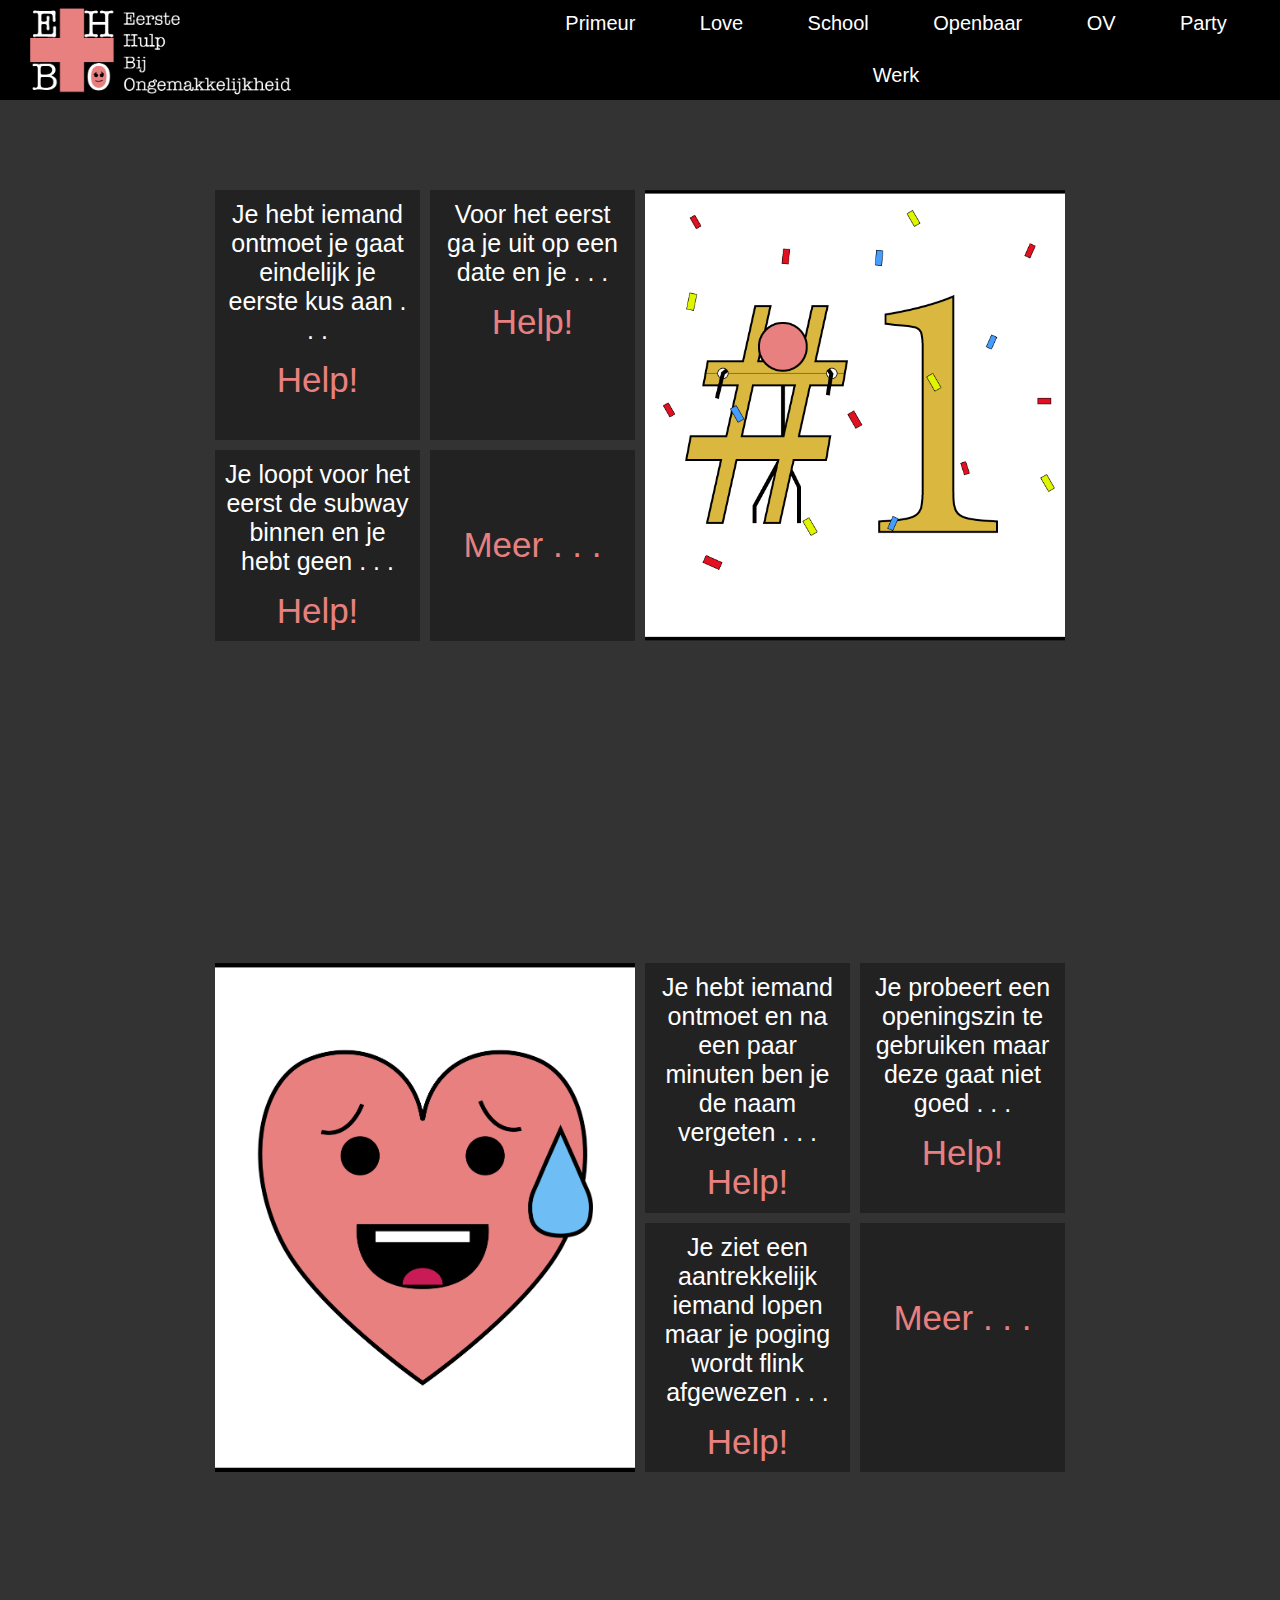
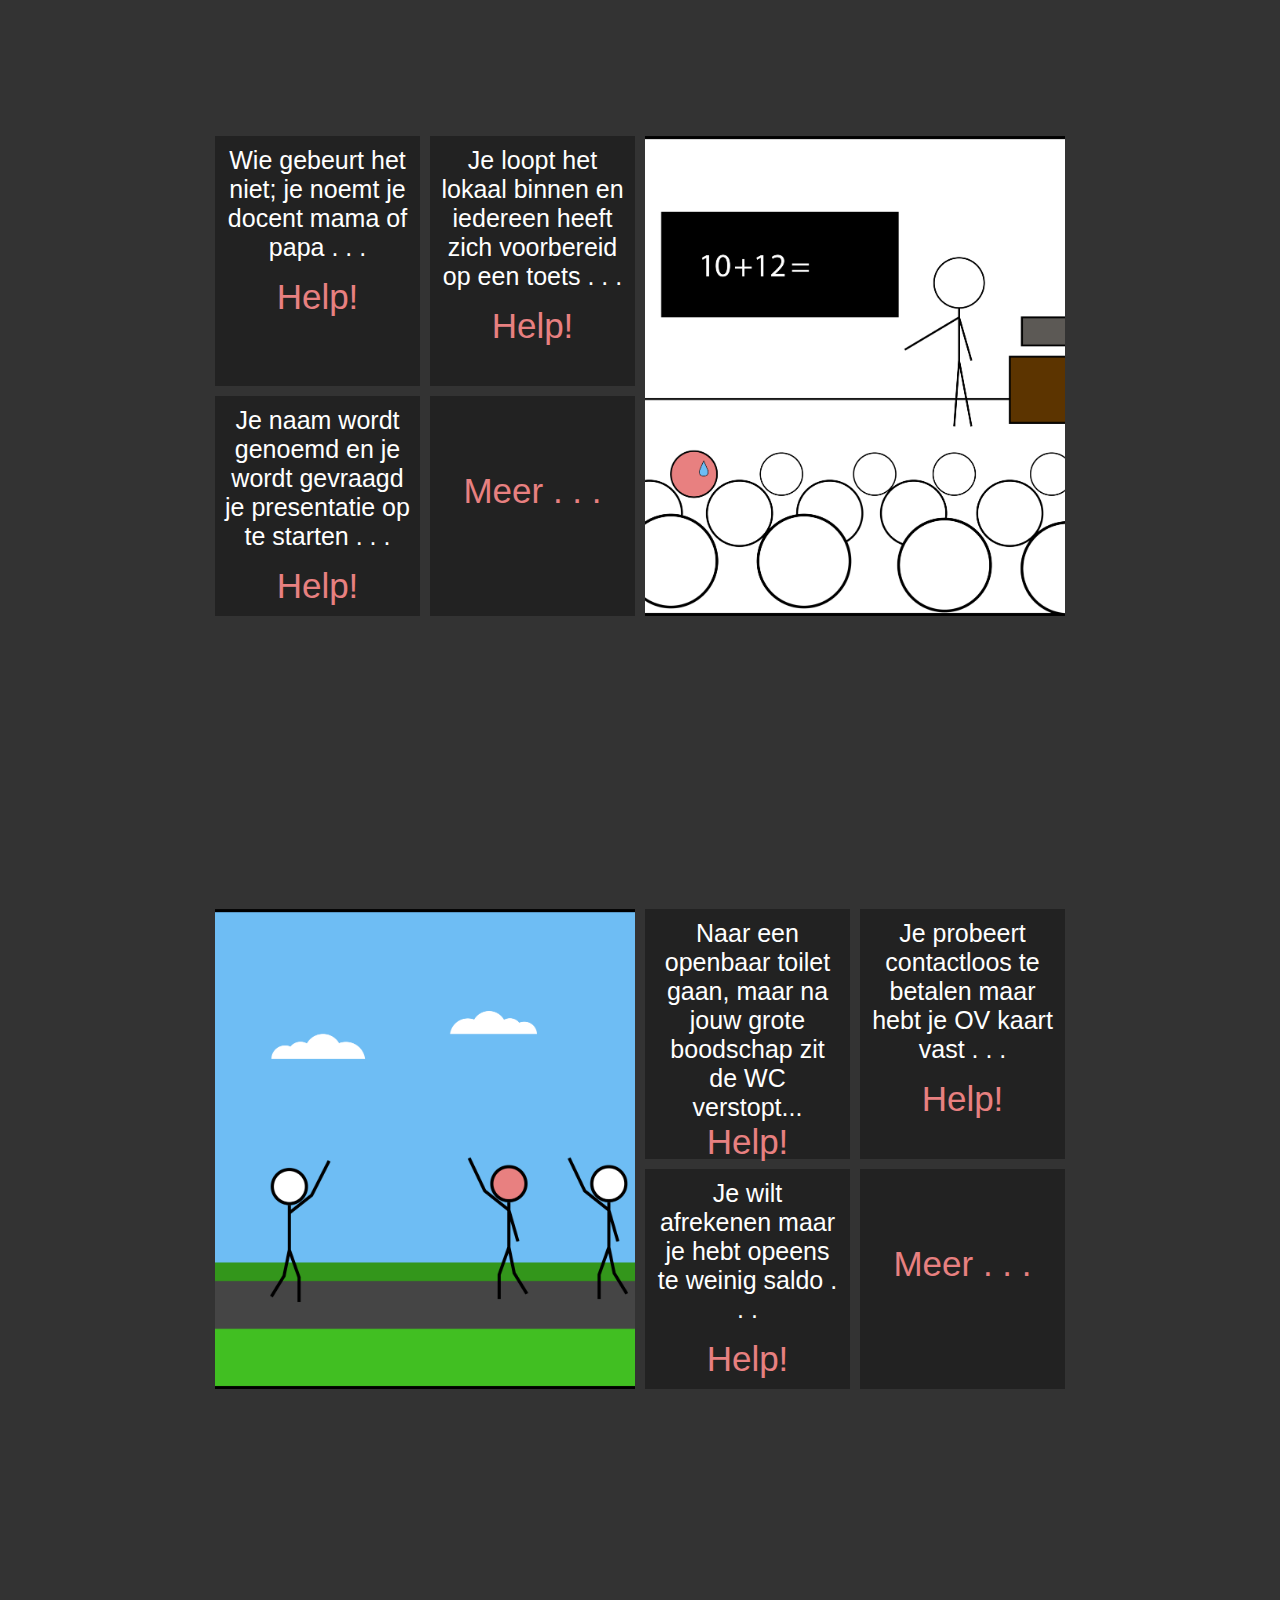
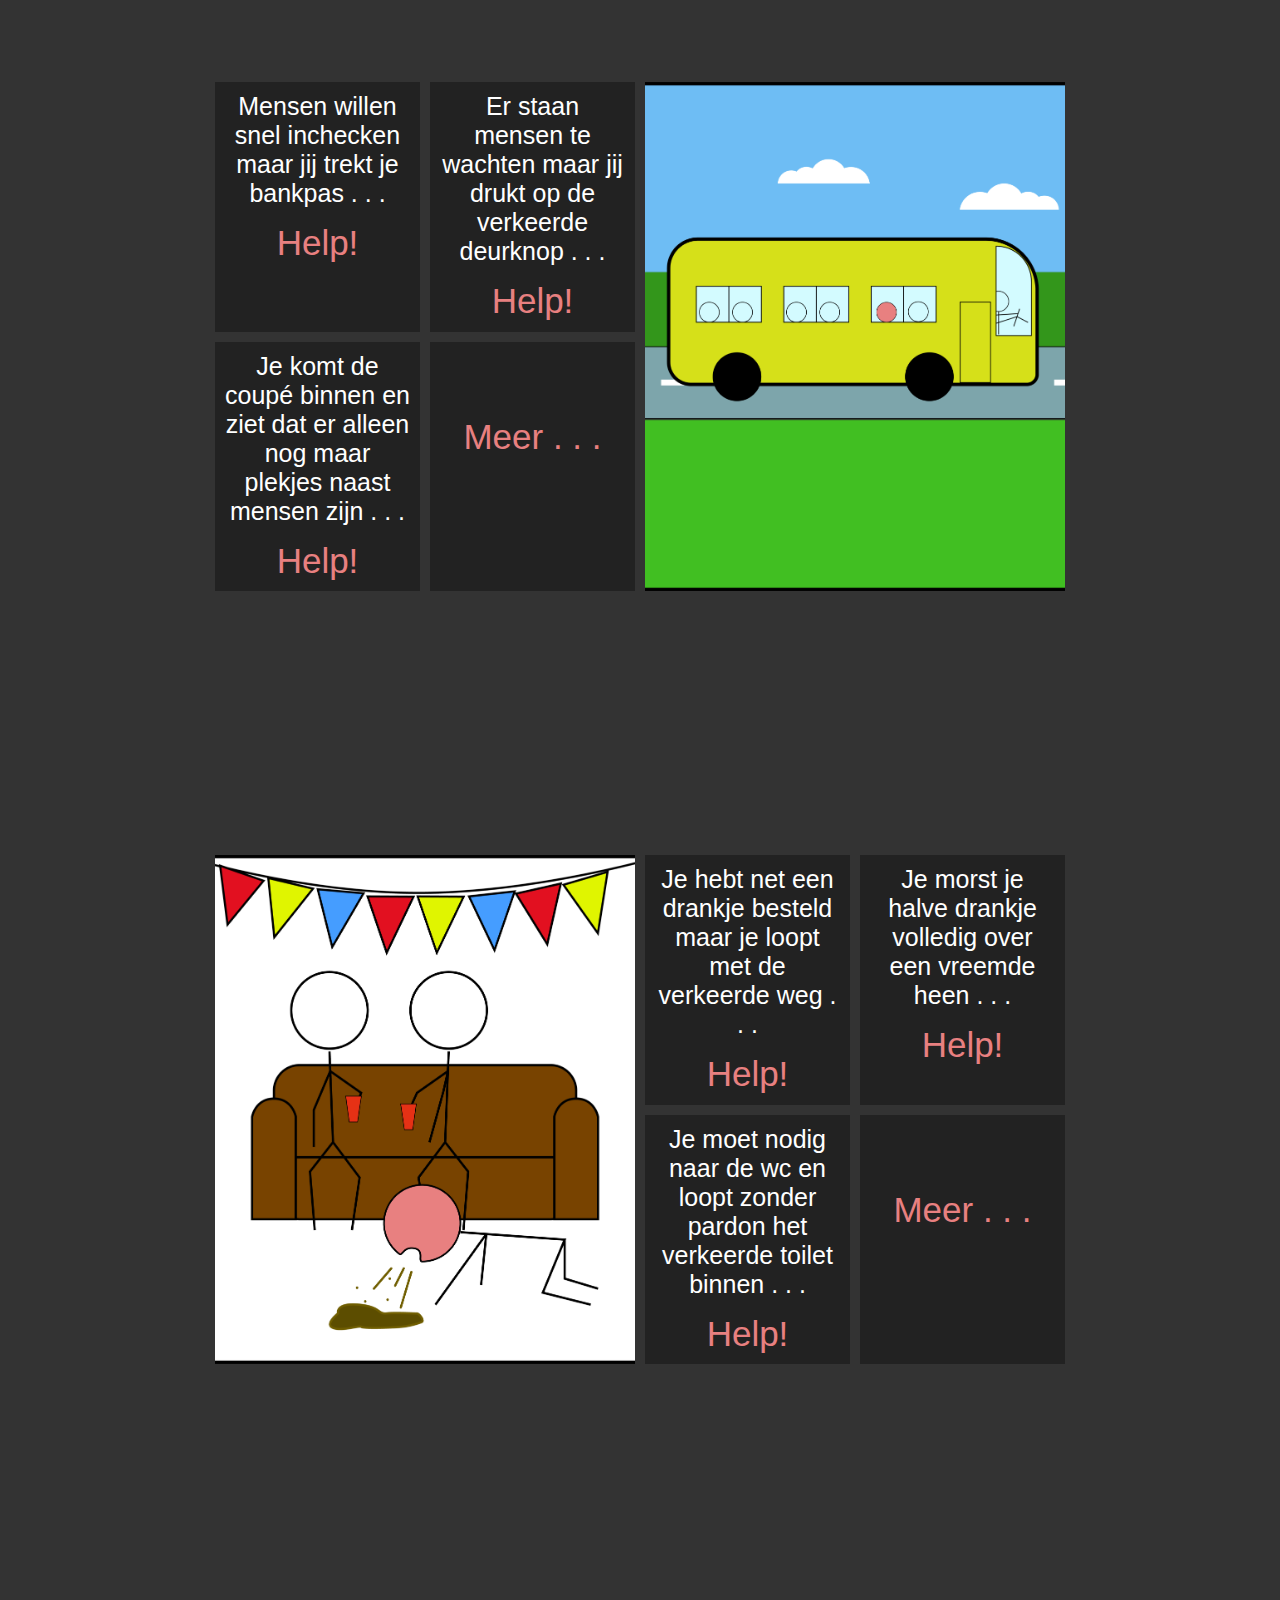
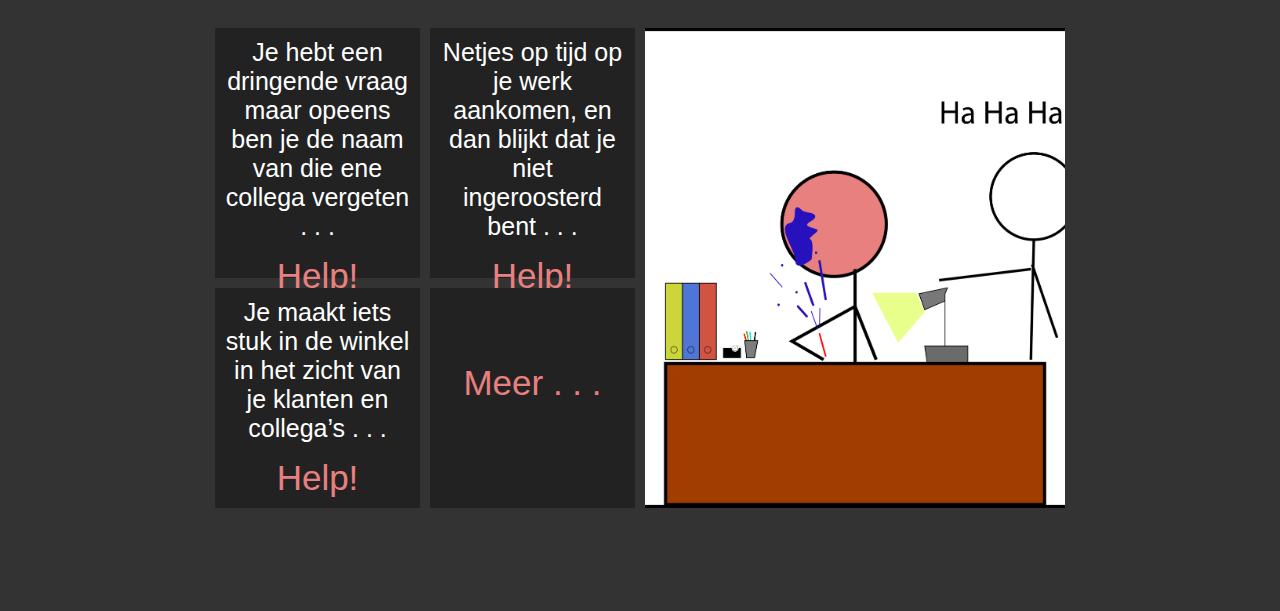
<file: index.html>
<!DOCTYPE html>
<html>

<head>
    <meta charset="utf-8">
    <meta name="viewport" content="width-device-width, initial-scale=1.0">
    <link href="main.css" rel="stylesheet" type="text/css"/>
    <link media="fonts/AmericanTypewriter.ttc">
    <title>EHBOngemakkelijk</title>
</head>

<body>

  <nav>
    <div class="logo"><a href ="#primeur"><img src="images/Middel 4.png"></a></div>
      <ul>
        <li><a href ="#primeur">Primeur</a></li>
        <li><a href ="#love">Love</a></li>
        <li><a href ="#school">School</a></li>
        <li><a href ="#openbaar">Openbaar</a></li>
        <li><a href ="#ov">OV</a></li>
        <li><a href ="#party">Party</a></li>
        <li><a href ="#werk">Werk</a></li>
      </ul>
  </nav>


  <div class="content" id="primeur">
    <div class="grid">

      <div class="gallery-container p2">
        <div class="gallery-item">
          <div class="image">
            <img src="images/primeur 1.png">
          </div>
        </div>
      </div>
      <div class="box box5"><div class= "boxtext">Je hebt iemand ontmoet je gaat eindelijk je eerste kus aan . . .<br><div class="red">Help!</div></div></div>
      <div class="box box6"><div class= "boxtext">Voor het eerst ga je uit op een date en je . . .<br><div class="red">Help!</div></div></div>
      <div class="box box7"><div class= "boxtext">Je loopt voor het eerst de subway binnen en je hebt geen . . .<br><div class="red">Help!</div></div></div>
      <div class="box box8"><div class= "boxtext red"><div class="onder">Meer . . .</div></div></div>

    </div>
  </div>


  <div class="content" id="love">
    <div class="grid">

      <div class="gallery-container p1">
        <div class="gallery-item">
          <div class="image">
            <img src="images/Middel 9.png">
          </div>
        </div>
      </div>
      <div class="box box box1"><div class= "boxtext">Je hebt iemand ontmoet en na een paar minuten ben je de naam vergeten . . .<br><div class="red">Help!</div></div></div>
      <div class="box box box2"><div class= "boxtext">Je probeert een openingszin te gebruiken maar deze gaat niet goed . . .<br><div class="red">Help!</div></div></div>
      <div class="box box box3"><div class= "boxtext">Je ziet een aantrekkelijk iemand lopen maar je poging wordt flink afgewezen . . .<br><div class="red">Help!</div></div></div>
      <div class="box box box4"><div class= "boxtext red"><div class="onder">Meer . . .</div></div></div>

    </div>
  </div>


  <div class="content" id="school">
    <div class="grid">

      <div class="gallery-container p2">
        <div class="gallery-item">
          <div class="image">
            <img src="images/Middel 10.png">
          </div>
        </div>
      </div>
      <div class="box box5"><div class= "boxtext">Wie gebeurt het niet; je noemt je docent mama of papa . . .<br><a href="verhaal2.html"><div class="red">Help!</a></div></div></div>
      <div class="box box6"><div class= "boxtext">Je loopt het lokaal binnen en iedereen heeft zich voorbereid op een toets . . .<br><div class="red">Help!</div></div></div>
      <div class="box box7"><div class= "boxtext">Je naam wordt genoemd en je wordt gevraagd je presentatie op te starten . . .<br><div class="red">Help!</div></div></div>
      <div class="box box8"><div class= "boxtext red"><div class="onder">Meer . . .</div></div></div>

    </div>
  </div>


  <div class="content" id="openbaar">
    <div class="grid">

      <div class="gallery-container p1">
        <div class="gallery-item">
          <div class="image">
            <a href="verhaal.html">
            <img src="images/Middel 11.png"></a>
          </div>
        </div>
      </div>


      <div class="box box1"><div class= "boxtext">Naar een openbaar toilet gaan, maar na jouw grote boodschap zit de WC verstopt...<br><a href="verhaal.html">Help!</a></div>
      </div>
      <div class="box box2"><div class= "boxtext">Je probeert contactloos te betalen maar hebt je OV kaart vast . . .<br><div class="red">Help!</div></div></div>
      <div class="box box3"><div class= "boxtext">Je wilt afrekenen maar je hebt opeens te weinig saldo . . .<br><div class="red">Help!</div></div></div>
      <div class="box box4"><div class= "boxtext red"><div class="onder">Meer . . .</div></div></div>

    </div>
  </div>


  <div class="content" id="ov">
    <div class="grid">

      <div class="gallery-container p2">
        <div class="gallery-item">
          <div class="image">
            <img src="images/Middel 12.png">
          </div>
        </div>
      </div>
      <div class="box box5"><div class= "boxtext">Mensen willen snel inchecken maar jij trekt je bankpas . . .<br><div class="red">Help!</div></div></div>
      <div class="box box6"><div class= "boxtext">Er staan mensen te wachten maar jij drukt op de verkeerde deurknop . . .<br><div class="red">Help!</div></div></div>
      <div class="box box7"><div class= "boxtext">Je komt de coupé binnen en ziet dat er alleen nog maar plekjes naast mensen zijn . . .<br><div class="red">Help!</div></div></div>
      <div class="box box8"><div class= "boxtext red"><div class="onder">Meer . . .</div></div></div>

    </div>
  </div>


  <div class="content" id="party">
    <div class="grid">

      <div class="gallery-container p1">
        <div class="gallery-item">
          <div class="image">
            <img src="images/Middel 13.png">
          </div>
        </div>
      </div>
      <div class="box box1"><div class= "boxtext">Je hebt net een drankje besteld maar je loopt met de verkeerde weg . . .<br><div class="red">Help!</div></div></div>
      <div class="box box2"><div class= "boxtext">Je morst je halve drankje volledig over een vreemde heen . . .<br><div class="red">Help!</div></div></div>
      <div class="box box3"><div class= "boxtext">Je moet nodig naar de wc en loopt zonder pardon het verkeerde toilet binnen . . .<br><div class="red">Help!</div></div></div>
      <div class="box box4"><div class= "boxtext red"><div class="onder">Meer . . .</div></div></div>

    </div>
  </div>


  <div class="content" id="werk">
    <div class="grid">

      <div class="gallery-container p2">
        <div class="gallery-item">
          <div class="image">
            <img src="images/Middel 14.png">
          </div>
        </div>
      </div>
      <div class="box box5"><div class= "boxtext">Je hebt een dringende vraag maar opeens ben je de naam van die ene collega vergeten . . .<br><div class="red">Help!</div></div></div>
      <div class="box box6"><div class= "boxtext">Netjes op tijd op je werk aankomen, en dan blijkt dat je niet ingeroosterd bent . . .<br><div class="red">Help!</div></div></div>
      <div class="box box7"><div class= "boxtext">Je maakt iets stuk in de winkel in het zicht van je klanten en collega’s . . .<br><div class="red">Help!</div></div></div>
      <div class="box box8"><div class= "boxtext red"><div class="onder">Meer . . .</div></div></div>

    </div>
  </div>

</body>

</html>

<a href="images/Middel 9.png">
</file>
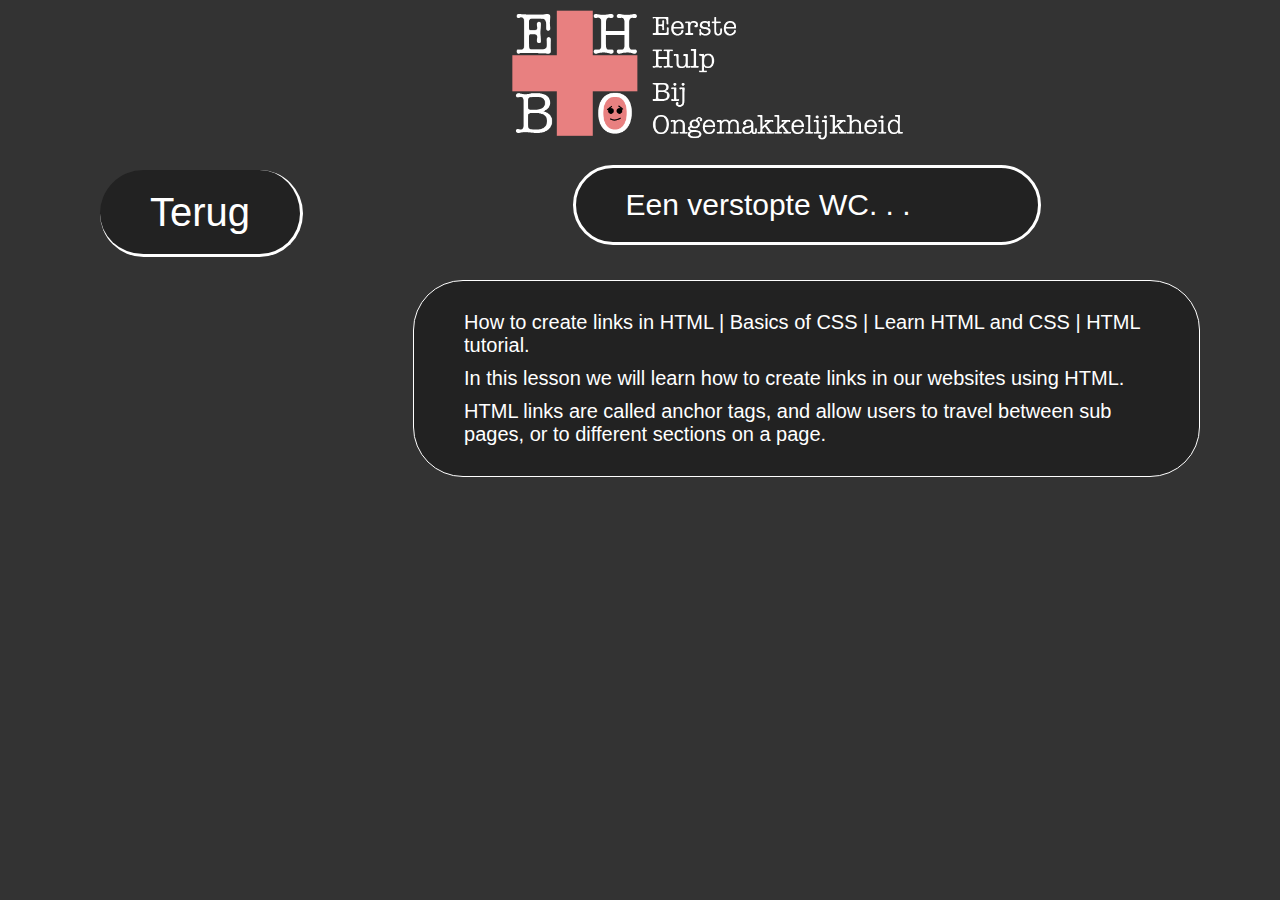
<file: verhaal.html>
<!DOCTYPE html>
<html>

  <head>
    <meta charset="utf-8">
    <meta name="viewport" content="width-device-width, initial-scale=1.0">
    <link href="verhaal.css" rel="stylesheet" type="text/css"/>
    <title>Openbaar</title>
  </head>


  <body>

    <div class="grid">
      
    <div class="logo"><a href="index.html"><img src="images/Middel 4.png"></a></div>

    <div class="back"><a href="index.html">Terug</a></div>

    <div class="titel"><div class="titeltext">Een verstopte WC. . .</div></div>
    <div class="text">
      <p>How to create links in HTML | Basics of CSS | Learn HTML and CSS | HTML tutorial.</p>
      <p>In this lesson we will learn how to create links in our websites using HTML.</p>
      <p>HTML links are called anchor tags, and allow users to travel between sub pages, or to different sections on a page.</p>
    </div>


  </div>
  </body>
</html>
</file>
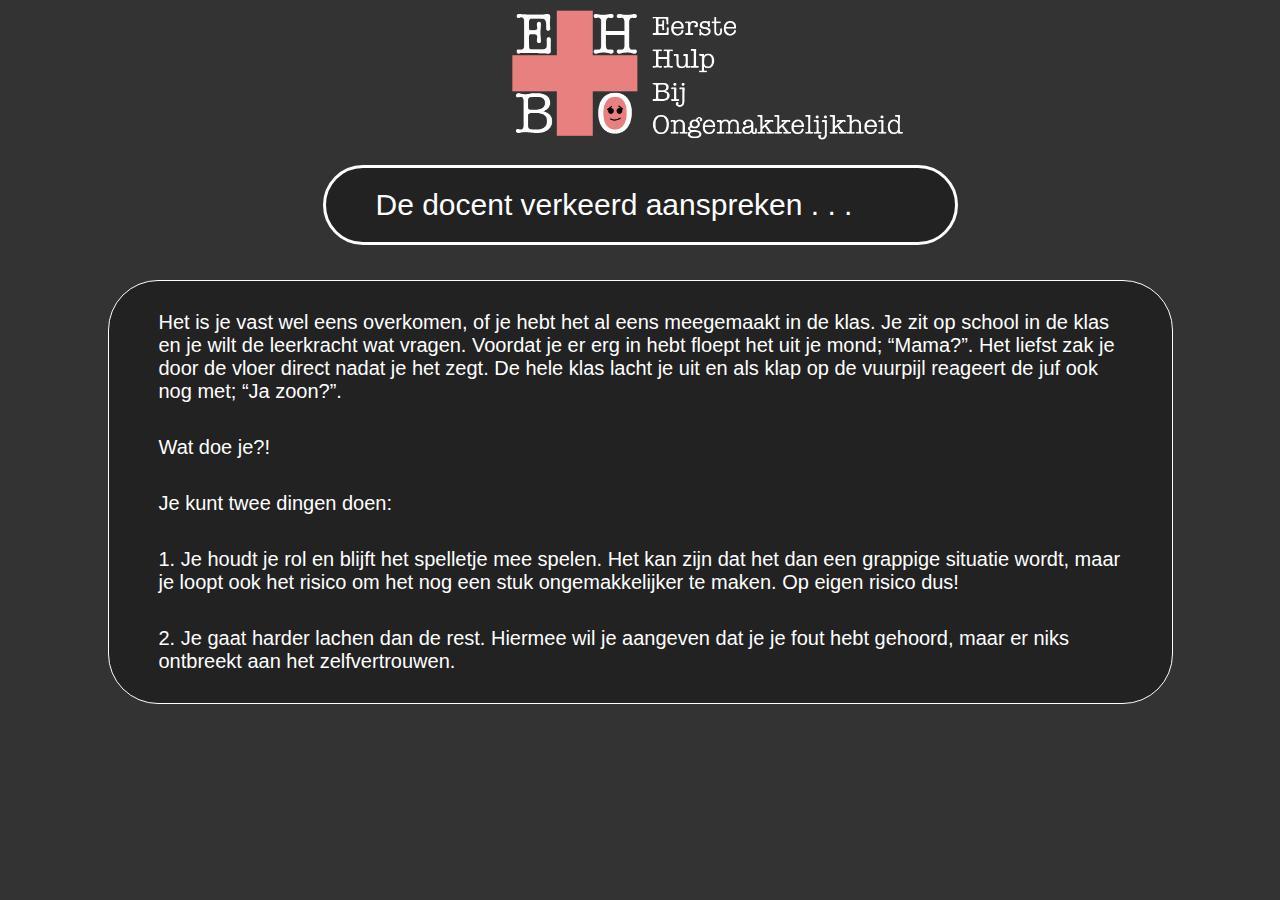
<file: verhaal2.html>
<!DOCTYPE html>
<html>

  <head>
    <meta charset="utf-8">
    <meta name="viewport" content="width-device-width, initial-scale=1.0">
    <link href="verhaal.css" rel="stylesheet" type="text/css"/>
    <title>Openbaar</title>
  </head>


  <body>

    <div class="grid">

    <div class="logo"><a href="index.html"><img src="images/Middel 4.png"></a></div>



    <div class="titel"><div class="titeltext">De docent verkeerd aanspreken . . .</div></div>
    <div class="text">
      <p>Het is je vast wel eens overkomen, of je hebt het al eens meegemaakt in de klas.
Je zit op school in de klas en je wilt de leerkracht wat vragen. Voordat je er erg in hebt floept het uit je mond; “Mama?”. Het liefst zak je door de vloer direct nadat je het zegt. De hele klas lacht je uit en als klap op de vuurpijl reageert de juf ook nog met; “Ja zoon?”.</p>
      <p><br>Wat doe je?!</p>
      <p><br>Je kunt twee dingen doen:</p>
      <p><br>1. Je houdt je rol en blijft het spelletje mee spelen. Het kan zijn dat het dan een grappige situatie wordt, maar je loopt ook het risico om het nog een stuk ongemakkelijker te maken. Op eigen risico dus!</p>
      <p><br>2. Je gaat harder lachen dan de rest. Hiermee wil je aangeven dat je je fout hebt gehoord, maar er niks ontbreekt aan het zelfvertrouwen.</p>
    </div>


  </div>
  </body>
</html>
</file>
<file: main.css>
*{
  margin: 0;
  padding: 0;
  scroll-behavior: smooth;
  text-align: center;
  font-family: arial;
}

nav{
  width: 100%;
  background: black;
  overflow: hidden;
  position: fixed;
  top: 0px;
  height: 100px;
  z-index: 10;
}

.logo{
  position: absolute;
  height: 100px;
}

.logo img{
  height: 100px;
  width: auto;
  margin-left: 30px;
  margin-top: 4px;
}

ul{
  float: right;
  padding: 0px;
  list-style: none;
  position: absolute;
  top: 50%;
  left: 40%;
  transform: translateY(-50%);
}

ul li{
  line-height: 50px;
}

nav ul li{
  background: black;
  display: inline-block;
}

nav ul li:hover{
  background-color: #e88080;
  transform:scale(1.3);
  border-radius: 20px;
}

ul li a{
  color: white;
  margin-top: 50px;
  padding: 30px;
  font-size: 20px;
  border-radius: 15px;
  text-decoration: none;
}

.grid{
  display: grid;
  grid-template-columns: repeat(6, 1fr);
  grid-template-rows: 180px 250px;
  grid-gap: 10px;
  z-index: 1;
}

.gallery-item{
  width: 100%;
  height: 100%;
  position: relative;
}

.gallery-item .image{
  width: 100%;
  height: 100%;
  overflow: hidden;
}

.gallery-item .image img{
  width: 100%;
  height: 100%;
  object-fit: cover;
  object-position: 50% 50%;
}

.p1{
  grid-column: 2/4;
  grid-row: 2/4;
}

.p2{
  grid-column: 4/6;
  grid-row: 2/4;
}

.box{
  font-size: 25px;
  color: white;
  padding: 10px;
}

.box1 .boxtext{

}

.box1 .boxtext a{
  color: #e88080;
  text-decoration: none;
  font-size: 35px;
  margin-top: 15px;
}

.box5 .boxtext a{
  color: #e88080;
  text-decoration: none;
  font-size: 35px;
  margin-top: 15px;
}

.box1{
  grid-column: 4/5;
  grid-row: 2/3;
  background: #222;
}

.box2{
  grid-column: 5/6;
  grid-row: 2/3;
  background: #222;
}

.box3{
  grid-column: 4/5;
  grid-row: 3/4;
  background: #222;
}

.box4{
  grid-column: 5/6;
  grid-row: 3/4;
  background: #222;
}


.box5{
  grid-column: 2/3;
  grid-row: 2/3;
  background: #222;
}

.box6{
  grid-column: 3/4;
  grid-row: 2/3;
  background: #222;
}

.box7{
  grid-column: 2/3;
  grid-row: 3/4;
  background: #222;
}

.box8{
  grid-column: 3/4;
  grid-row: 3/4;
  background: #222;
}

.red{
  color: #e88080;
  margin-top: 15px;
  font-size: 35px;
}

.onder{
  margin-top: 35%;
}

/*
.grid{
  display: grid;
  grid-template-columns: repeat(4, 1fr);
  width: 90%;
  grid-auto-rows: minmax(300px, auto);
  grid-gap: 1em;
  padding-top: 100px;
  margin: 0px 50px;
}

.img{
  position: relative;
  height: 100px;
  width: auto;
  overflow: hidden;
}



.grid div:nth-child(odd){
  background: green;
}



.box6{
  grid-column: 3/5;
  grid-row: 1/3;
}
*/
#primeur{
  height: 773px;
  background-color: #333;
}

#love{
  height: 773px;
  background-color: #333;
}

#school{
  height: 773px;
  background-color: #333;
}

#openbaar{
  height: 773px;
  background-color: #333;
}

#ov{
  height: 773px;
  background-color: #333;
}

#party{
  height: 773px;
  background-color: #333;
}

#werk{
  height: 773px;
  background-color: #333;
}
</file>
<file: verhaal.css>
*{
  background: #333;
  margin: 0;
  padding: 0;
  scroll-behavior: smooth;
  font-family: arial;
}

.logo{
  align-items: center;
}

.logo img{
  height: 150px;
  width: auto;
  margin-top: 4px;
  align-items: center;
  left: 40%;
  position: absolute;
}

.grid{
  display: grid;
  grid-template-columns: repeat(12, 1fr);
  grid-template-rows: 180px 80px;
  grid-gap: 10px;
  z-index: 1;
}

.back{
  position: relative;
  grid-column: span 1;
  grid-row: 2/3;
}

.back a{
  font-size: 40px;
  color: white;
  background-color: #222;
  text-decoration: none;
  padding: 20px 50px;
  border-radius: 50px;
  border-bottom: solid;
  border-right: solid;
  margin: 50px 100px;
}

.titel{
  position: relative;
  grid-column: 4/10;
  grid-row: 2/3;
}

.titeltext{
  font-size: 30px;
  color: white;
  padding: 20px 50px;
  border-radius: 50px;
  transform: translateY(-50%);
  color: white;
  margin-top: 15px;
  background-color: #222;
  border-color: white;
  border-style: solid;
}

.text{
  position: relative;
  grid-column: 2/12;
  grid-row: 3/5;
  font-size: 20px;
  color: white;
  padding: 20px 50px;
  border-radius: 50px;
  background-color: #222;
  border-color: white;
  border-style: solid;
  border-width: thin;
}

p{
  background-color: #222;
  margin: 10px 0px;
}
</file>
